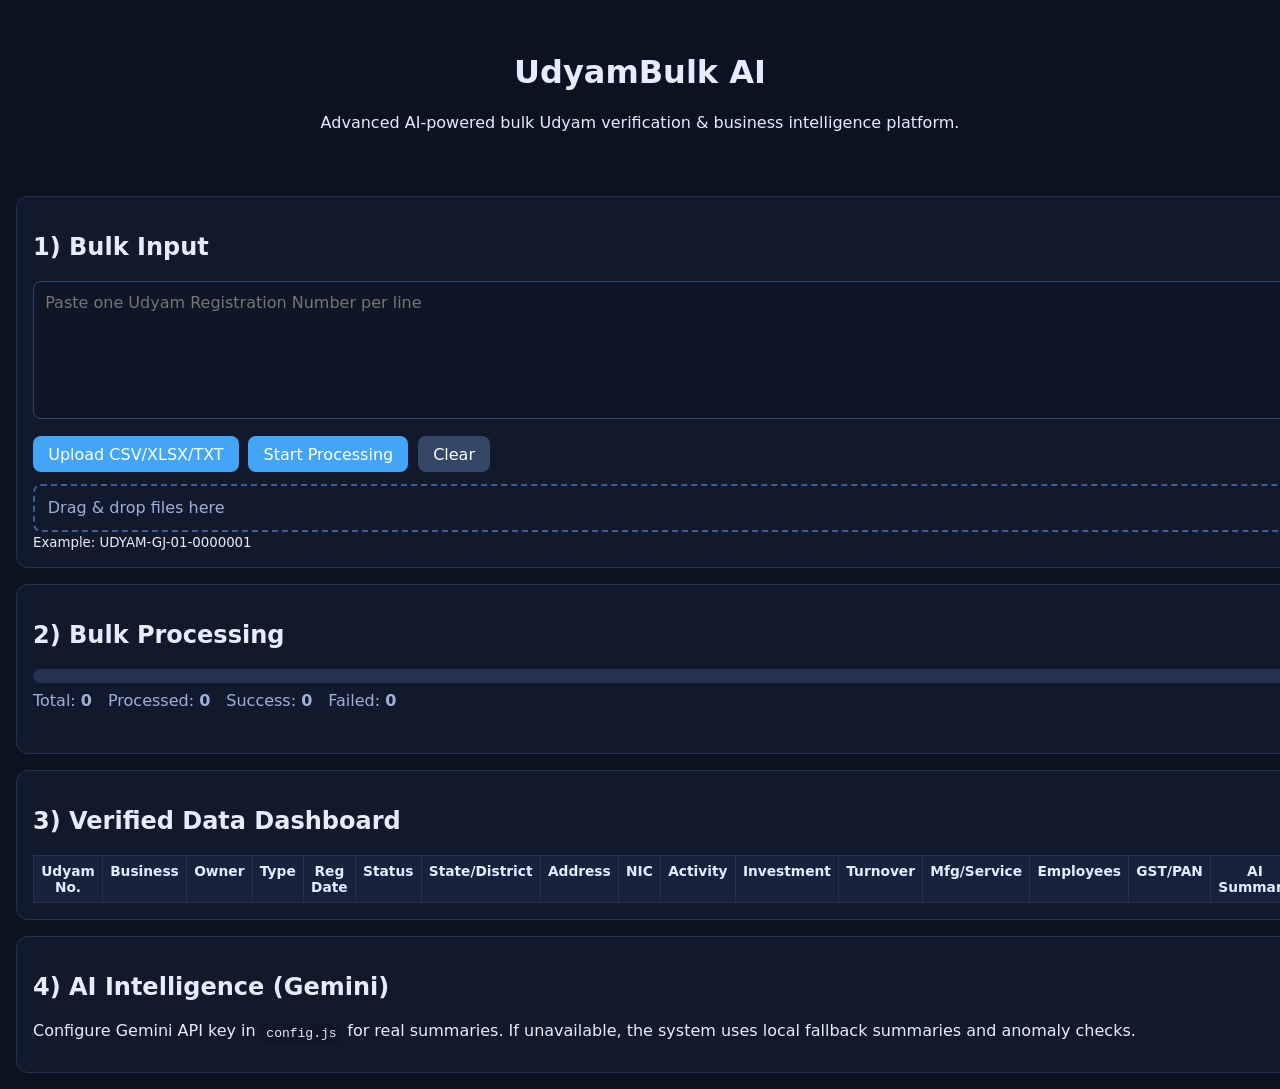
<file: index.html>
<!doctype html>
<html lang="en">
<head>
  <meta charset="UTF-8" />
  <meta name="viewport" content="width=device-width, initial-scale=1.0" />
  <title>UdyamBulk AI</title>
  <link rel="stylesheet" href="styles.css" />
</head>
<body>
  <header class="hero">
    <h1>UdyamBulk AI</h1>
    <p>Advanced AI-powered bulk Udyam verification & business intelligence platform.</p>
  </header>

  <main class="container">
    <section class="card">
      <h2>1) Bulk Input</h2>
      <textarea id="inputArea" rows="6" placeholder="Paste one Udyam Registration Number per line"></textarea>
      <div class="upload-row">
        <label class="file-btn">
          Upload CSV/XLSX/TXT
          <input id="fileInput" type="file" accept=".csv,.xlsx,.txt" multiple />
        </label>
        <button id="startBtn">Start Processing</button>
        <button id="clearBtn" class="secondary">Clear</button>
      </div>
      <div id="dropZone">Drag & drop files here</div>
      <small>Example: UDYAM-GJ-01-0000001</small>
    </section>

    <section class="card">
      <h2>2) Bulk Processing</h2>
      <div class="progress-wrap">
        <div id="progressBar"></div>
      </div>
      <div class="stats">
        <span>Total: <b id="totalCount">0</b></span>
        <span>Processed: <b id="processedCount">0</b></span>
        <span>Success: <b id="successCount">0</b></span>
        <span>Failed: <b id="failedCount">0</b></span>
      </div>
      <ul id="queueList" class="queue-list"></ul>
    </section>

    <section class="card">
      <h2>3) Verified Data Dashboard</h2>
      <div class="table-wrap">
        <table id="resultTable">
          <thead>
            <tr>
              <th>Udyam No.</th><th>Business</th><th>Owner</th><th>Type</th><th>Reg Date</th><th>Status</th>
              <th>State/District</th><th>Address</th><th>NIC</th><th>Activity</th><th>Investment</th><th>Turnover</th>
              <th>Mfg/Service</th><th>Employees</th><th>GST/PAN</th><th>AI Summary</th><th>Alerts</th>
            </tr>
          </thead>
          <tbody></tbody>
        </table>
      </div>
    </section>

    <section class="card">
      <h2>4) AI Intelligence (Gemini)</h2>
      <p>
        Configure Gemini API key in <code>config.js</code> for real summaries.
        If unavailable, the system uses local fallback summaries and anomaly checks.
      </p>
      <div class="insights" id="insights"></div>
    </section>
  </main>

  <script src="config.js"></script>
  <script src="app.js"></script>
</body>
</html>
</file>
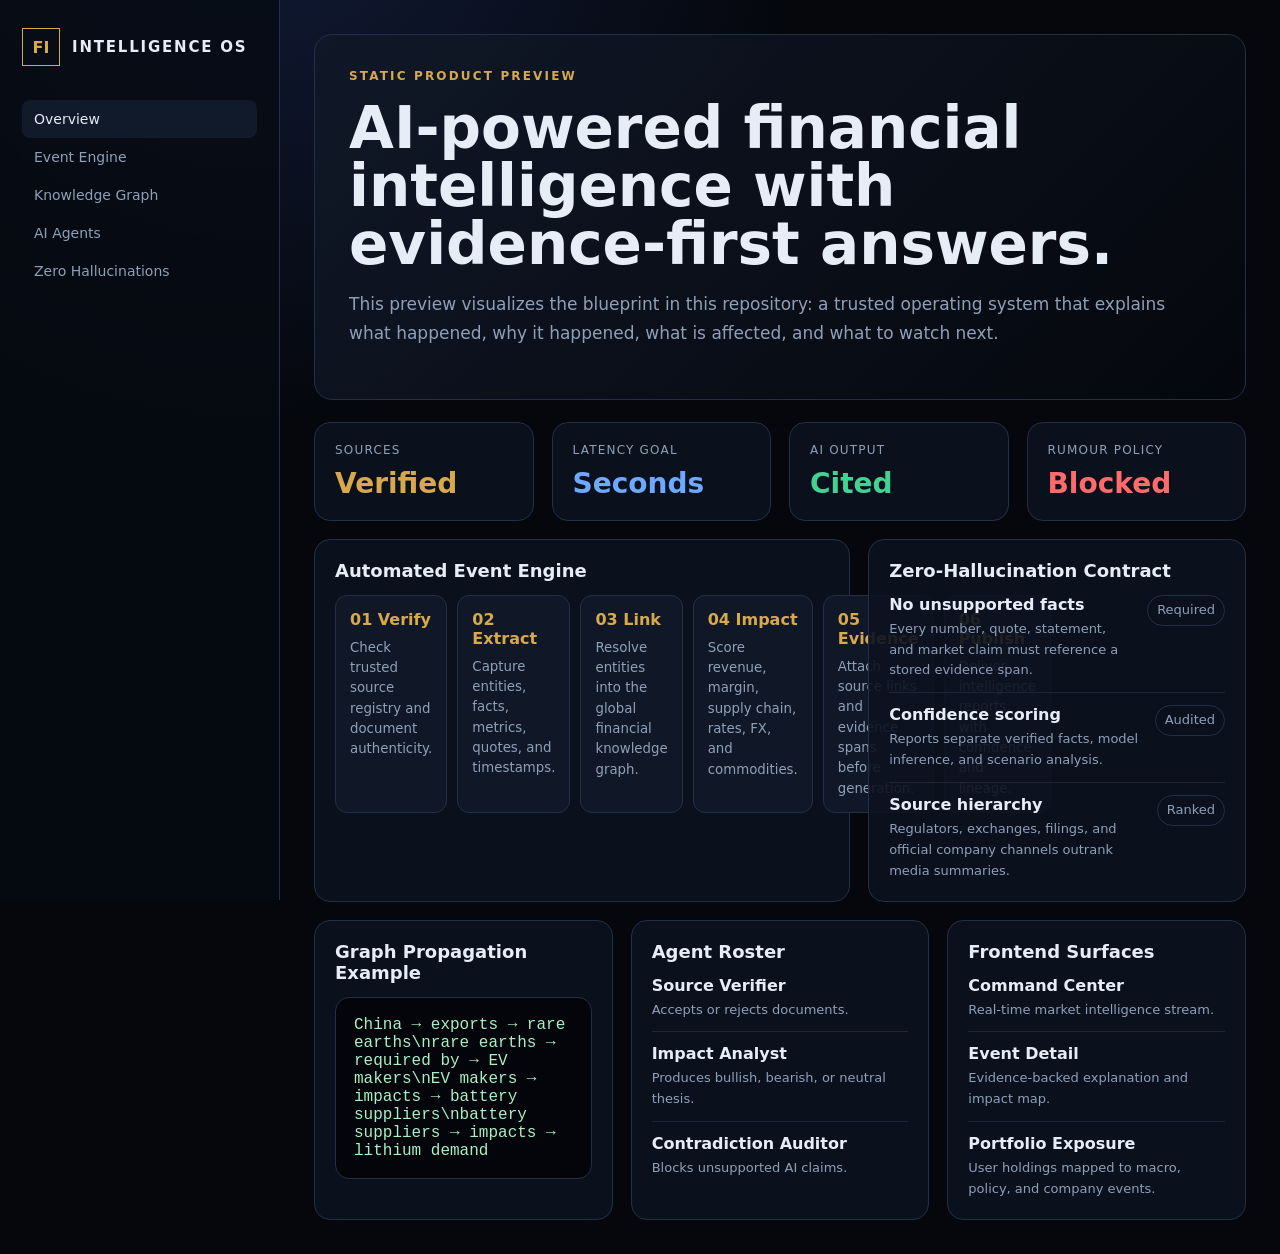
<file: preview/index.html>
<!doctype html>
<html lang="en">
<head>
  <meta charset="utf-8" />
  <meta name="viewport" content="width=device-width, initial-scale=1" />
  <title>Financial Intelligence OS Preview</title>
  <style>
    :root {
      color-scheme: dark;
      --bg: #05070d;
      --panel: #0c1220;
      --panel-2: #101827;
      --line: #223047;
      --text: #e7edf7;
      --muted: #8ea0b8;
      --gold: #d8a84e;
      --green: #42d392;
      --red: #ff6b6b;
      --blue: #6ea8ff;
    }
    * { box-sizing: border-box; }
    body {
      margin: 0;
      font-family: Inter, ui-sans-serif, system-ui, -apple-system, BlinkMacSystemFont, "Segoe UI", sans-serif;
      background: radial-gradient(circle at 20% -10%, rgba(74, 121, 255, .18), transparent 32%), var(--bg);
      color: var(--text);
    }
    .shell { min-height: 100vh; display: grid; grid-template-columns: 280px 1fr; }
    aside { border-right: 1px solid var(--line); background: rgba(7, 11, 19, .82); padding: 28px 22px; position: sticky; top: 0; height: 100vh; }
    .brand { display: flex; gap: 12px; align-items: center; margin-bottom: 34px; }
    .mark { width: 38px; height: 38px; border: 1px solid var(--gold); display: grid; place-items: center; color: var(--gold); font-weight: 800; }
    .brand h1 { font-size: 15px; margin: 0; letter-spacing: .12em; text-transform: uppercase; }
    nav a { display: block; color: var(--muted); text-decoration: none; padding: 11px 12px; border-radius: 8px; font-size: 14px; }
    nav a:hover, nav a.active { background: #111a2b; color: var(--text); }
    main { padding: 34px; }
    .hero { border: 1px solid var(--line); background: linear-gradient(135deg, rgba(16,24,39,.96), rgba(5,7,13,.9)); padding: 34px; border-radius: 18px; margin-bottom: 22px; }
    .eyebrow { color: var(--gold); font-size: 12px; font-weight: 700; letter-spacing: .18em; text-transform: uppercase; }
    h2 { font-size: clamp(30px, 5vw, 58px); line-height: 1; max-width: 920px; margin: 16px 0; }
    .hero p { color: var(--muted); max-width: 850px; font-size: 17px; line-height: 1.7; }
    .grid { display: grid; grid-template-columns: repeat(12, 1fr); gap: 18px; }
    .card { border: 1px solid var(--line); background: rgba(12, 18, 32, .9); border-radius: 16px; padding: 20px; }
    .span-3 { grid-column: span 3; } .span-4 { grid-column: span 4; } .span-5 { grid-column: span 5; } .span-7 { grid-column: span 7; } .span-12 { grid-column: span 12; }
    .metric { color: var(--muted); font-size: 12px; text-transform: uppercase; letter-spacing: .1em; }
    .value { margin-top: 10px; font-size: 28px; font-weight: 800; }
    .green { color: var(--green); } .red { color: var(--red); } .blue { color: var(--blue); } .gold { color: var(--gold); }
    .card h3 { margin: 0 0 14px; font-size: 18px; }
    .list { display: grid; gap: 12px; }
    .row { display: flex; align-items: start; justify-content: space-between; gap: 16px; border-top: 1px solid rgba(34,48,71,.7); padding-top: 12px; }
    .row:first-child { border-top: 0; padding-top: 0; }
    .row strong { display: block; margin-bottom: 4px; }
    .row span { color: var(--muted); font-size: 13px; line-height: 1.45; }
    .badge { border: 1px solid var(--line); border-radius: 999px; padding: 5px 9px; color: var(--muted); white-space: nowrap; font-size: 12px; }
    .pipeline { display: grid; grid-template-columns: repeat(6, 1fr); gap: 10px; }
    .step { padding: 14px; border: 1px solid var(--line); background: var(--panel-2); border-radius: 12px; min-height: 110px; }
    .step b { color: var(--gold); display: block; margin-bottom: 8px; }
    .step small { color: var(--muted); line-height: 1.45; }
    .terminal { font-family: ui-monospace, SFMono-Regular, Menlo, monospace; background: #03050a; border: 1px solid var(--line); border-radius: 14px; padding: 18px; color: #a8f0c6; overflow: auto; }
    @media (max-width: 1000px) { .shell { grid-template-columns: 1fr; } aside { position: relative; height: auto; } .span-3,.span-4,.span-5,.span-7 { grid-column: span 12; } .pipeline { grid-template-columns: 1fr 1fr; } }
  </style>
</head>
<body>
  <div class="shell">
    <aside>
      <div class="brand"><div class="mark">FI</div><h1>Intelligence OS</h1></div>
      <nav>
        <a class="active" href="#overview">Overview</a>
        <a href="#events">Event Engine</a>
        <a href="#graph">Knowledge Graph</a>
        <a href="#agents">AI Agents</a>
        <a href="#guardrails">Zero Hallucinations</a>
      </nav>
    </aside>
    <main>
      <section class="hero" id="overview">
        <div class="eyebrow">Static product preview</div>
        <h2>AI-powered financial intelligence with evidence-first answers.</h2>
        <p>This preview visualizes the blueprint in this repository: a trusted operating system that explains what happened, why it happened, what is affected, and what to watch next.</p>
      </section>

      <section class="grid">
        <div class="card span-3"><div class="metric">Sources</div><div class="value gold">Verified</div></div>
        <div class="card span-3"><div class="metric">Latency Goal</div><div class="value blue">Seconds</div></div>
        <div class="card span-3"><div class="metric">AI Output</div><div class="value green">Cited</div></div>
        <div class="card span-3"><div class="metric">Rumour Policy</div><div class="value red">Blocked</div></div>

        <div class="card span-7" id="events">
          <h3>Automated Event Engine</h3>
          <div class="pipeline">
            <div class="step"><b>01 Verify</b><small>Check trusted source registry and document authenticity.</small></div>
            <div class="step"><b>02 Extract</b><small>Capture entities, facts, metrics, quotes, and timestamps.</small></div>
            <div class="step"><b>03 Link</b><small>Resolve entities into the global financial knowledge graph.</small></div>
            <div class="step"><b>04 Impact</b><small>Score revenue, margin, supply chain, rates, FX, and commodities.</small></div>
            <div class="step"><b>05 Evidence</b><small>Attach source links and evidence spans before generation.</small></div>
            <div class="step"><b>06 Publish</b><small>Deliver intelligence reports with confidence and lineage.</small></div>
          </div>
        </div>

        <div class="card span-5" id="guardrails">
          <h3>Zero-Hallucination Contract</h3>
          <div class="list">
            <div class="row"><div><strong>No unsupported facts</strong><span>Every number, quote, statement, and market claim must reference a stored evidence span.</span></div><span class="badge">Required</span></div>
            <div class="row"><div><strong>Confidence scoring</strong><span>Reports separate verified facts, model inference, and scenario analysis.</span></div><span class="badge">Audited</span></div>
            <div class="row"><div><strong>Source hierarchy</strong><span>Regulators, exchanges, filings, and official company channels outrank media summaries.</span></div><span class="badge">Ranked</span></div>
          </div>
        </div>

        <div class="card span-4" id="graph">
          <h3>Graph Propagation Example</h3>
          <div class="terminal">China → exports → rare earths\nrare earths → required by → EV makers\nEV makers → impacts → battery suppliers\nbattery suppliers → impacts → lithium demand</div>
        </div>
        <div class="card span-4" id="agents">
          <h3>Agent Roster</h3>
          <div class="list">
            <div class="row"><div><strong>Source Verifier</strong><span>Accepts or rejects documents.</span></div></div>
            <div class="row"><div><strong>Impact Analyst</strong><span>Produces bullish, bearish, or neutral thesis.</span></div></div>
            <div class="row"><div><strong>Contradiction Auditor</strong><span>Blocks unsupported AI claims.</span></div></div>
          </div>
        </div>
        <div class="card span-4">
          <h3>Frontend Surfaces</h3>
          <div class="list">
            <div class="row"><div><strong>Command Center</strong><span>Real-time market intelligence stream.</span></div></div>
            <div class="row"><div><strong>Event Detail</strong><span>Evidence-backed explanation and impact map.</span></div></div>
            <div class="row"><div><strong>Portfolio Exposure</strong><span>User holdings mapped to macro, policy, and company events.</span></div></div>
          </div>
        </div>
      </section>
    </main>
  </div>
</body>
</html>
</file>
<file: styles.css>
:root {
  --bg: #0b1220;
  --card: #111a2d;
  --text: #e5ecff;
  --muted: #9fb1d8;
  --accent: #42a5f5;
  --ok: #22c55e;
  --bad: #ef4444;
  --warn: #f59e0b;
}

* { box-sizing: border-box; }
body {
  margin: 0;
  font-family: Inter, system-ui, -apple-system, Segoe UI, Roboto, sans-serif;
  background: var(--bg);
  color: var(--text);
}
.hero { padding: 2rem; text-align: center; }
.container {
  max-width: 1300px;
  margin: 0 auto;
  padding: 1rem;
  display: grid;
  gap: 1rem;
}
.card {
  background: var(--card);
  border: 1px solid #223251;
  border-radius: 12px;
  padding: 1rem;
}
textarea, input, button { font: inherit; }
textarea {
  width: 100%;
  margin-bottom: .8rem;
  border-radius: 8px;
  border: 1px solid #314569;
  background: #0f1628;
  color: var(--text);
  padding: .7rem;
}
.upload-row { display: flex; gap: .6rem; flex-wrap: wrap; align-items: center; }
.file-btn, button {
  border: none;
  border-radius: 8px;
  background: var(--accent);
  color: white;
  padding: .55rem .95rem;
  cursor: pointer;
}
.secondary { background: #344767; }
.file-btn input { display: none; }
#dropZone {
  margin-top: .7rem;
  border: 2px dashed #3f5e92;
  border-radius: 8px;
  padding: .8rem;
  color: var(--muted);
}
#dropZone.dragging { border-color: var(--accent); color: var(--text); }
.progress-wrap {
  width: 100%;
  height: 14px;
  background: #24324f;
  border-radius: 999px;
  overflow: hidden;
}
#progressBar {
  height: 100%;
  width: 0%;
  background: linear-gradient(90deg, #0ea5e9, #22c55e);
  transition: width .25s ease;
}
.stats { display: flex; gap: 1rem; flex-wrap: wrap; margin-top: .5rem; color: var(--muted); }
.queue-list { margin-top: .7rem; padding-left: 1.1rem; max-height: 180px; overflow: auto; }
.queue-list li.ok { color: var(--ok); }
.queue-list li.bad { color: var(--bad); }
.queue-list li.warn { color: var(--warn); }
.table-wrap { overflow: auto; }
table { width: 100%; border-collapse: collapse; font-size: .86rem; }
th, td { border: 1px solid #24324f; padding: .45rem; vertical-align: top; }
th { position: sticky; top: 0; background: #17233d; }
.insights { color: var(--muted); line-height: 1.6; }
code { background: #0e1729; padding: .1rem .35rem; border-radius: 5px; }
</file>
